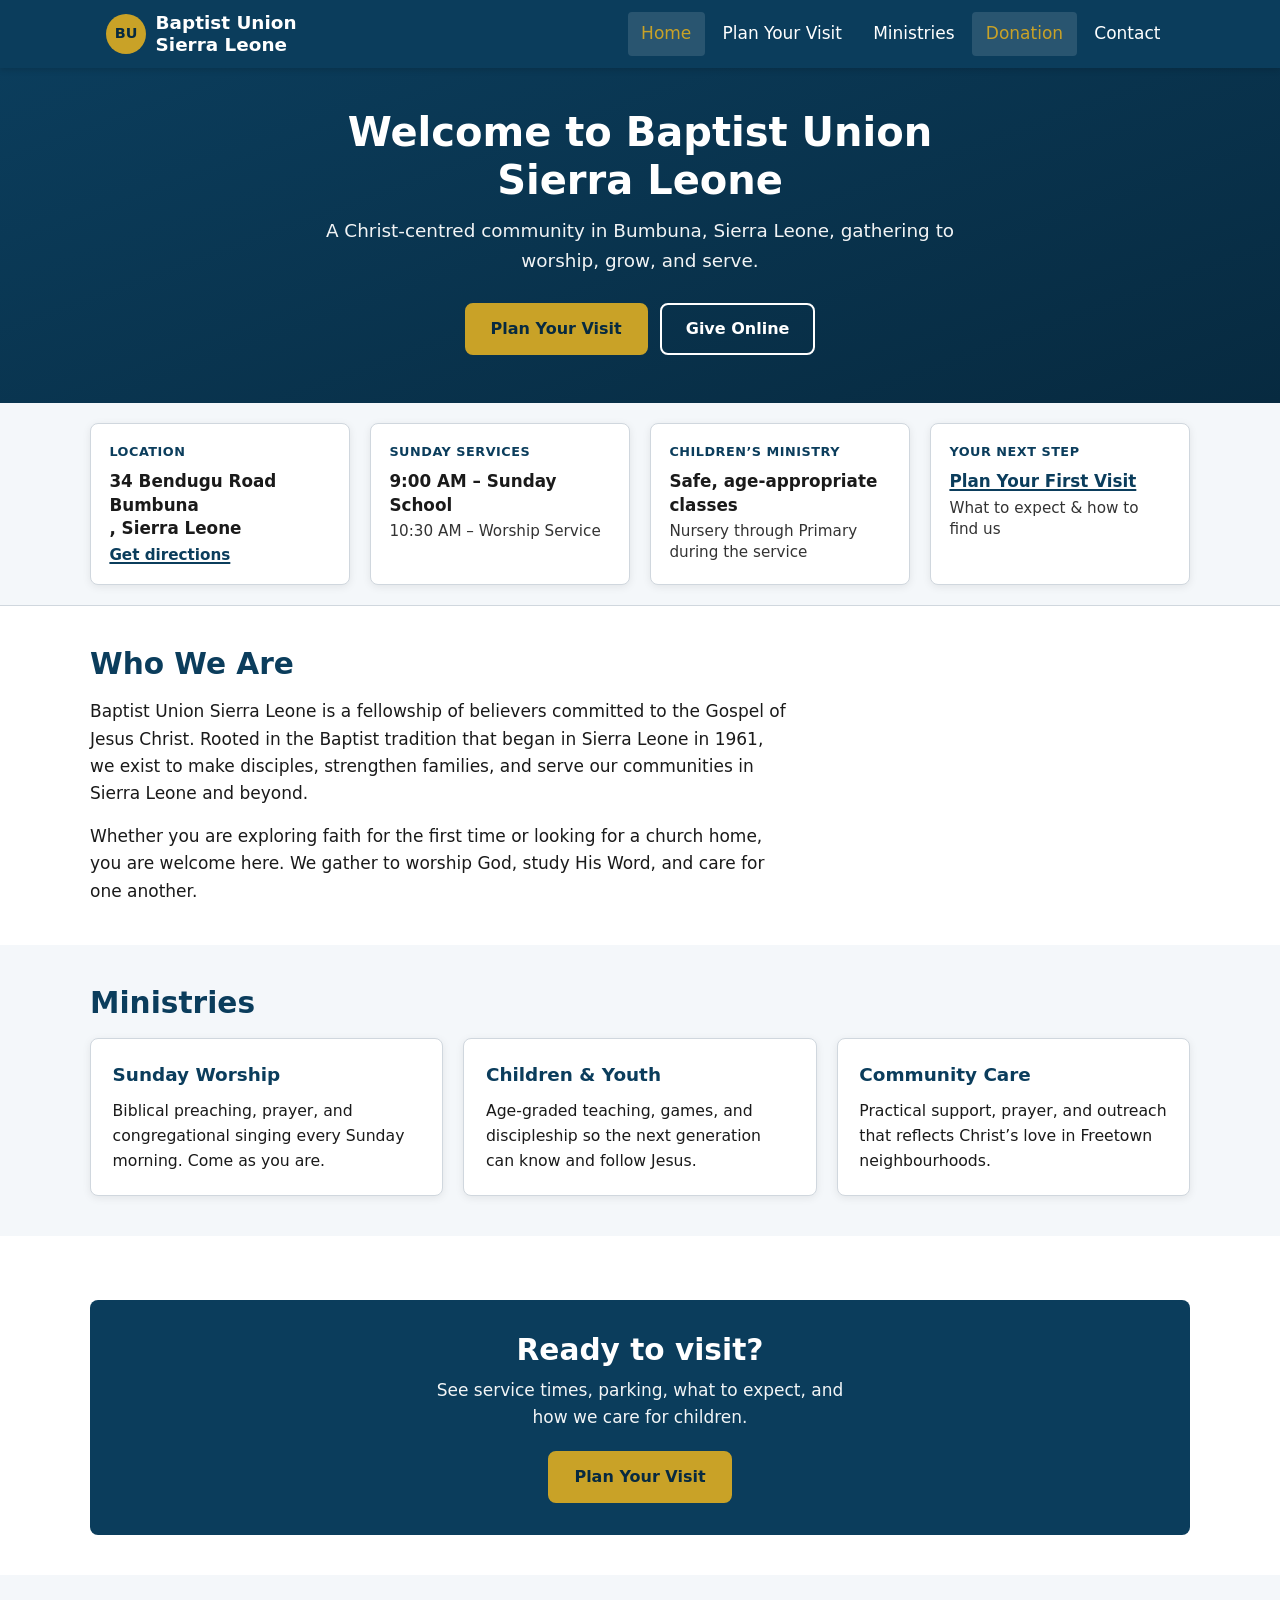
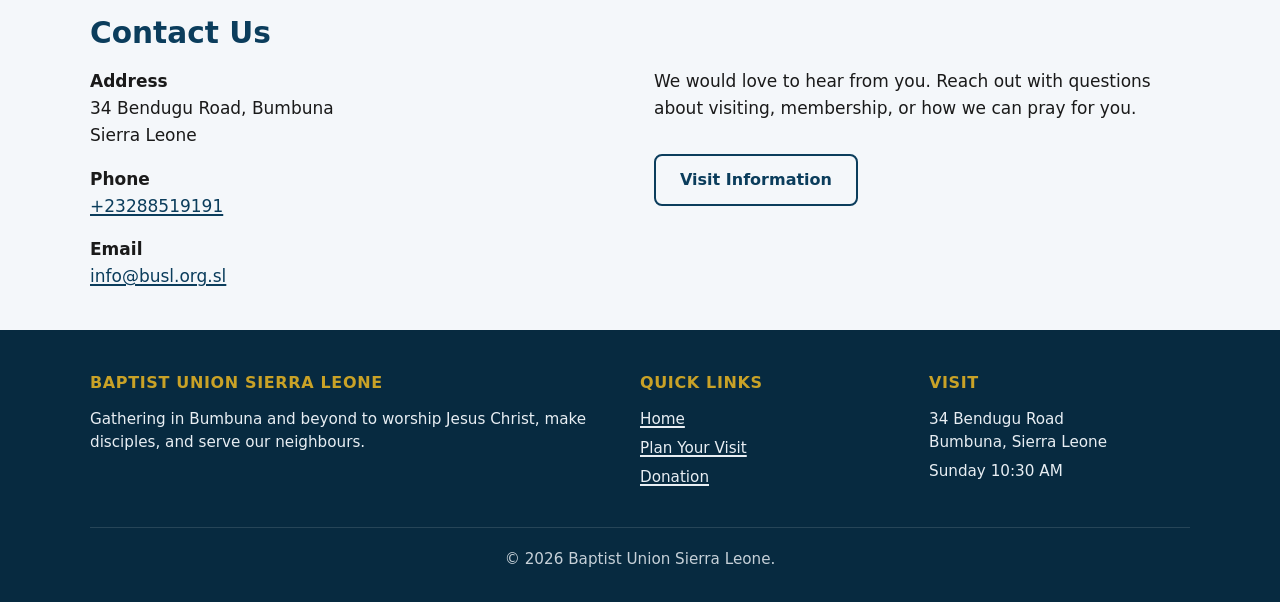
<file: index.html>
<!DOCTYPE html>
<html lang="en">
<head>
  <meta charset="UTF-8">
  <meta name="viewport" content="width=device-width, initial-scale=1">
  <meta name="description" content="Baptist Union Sierra Leone – Welcome to our church family in Bumbuna. Join us for Sunday worship, children's ministry, and community.">
  <title>Baptist Union Sierra Leone | Freetown</title>
  <link rel="stylesheet" href="styles.css">
</head>
<body>
  <a class="skip-link" href="#main-content">Skip to main content</a>

  <header class="site-header">
    <div class="header-inner">
      <a class="logo" href="index.html">
        <span class="logo-mark" aria-hidden="true">BU</span>
        <span>Baptist Union<br>Sierra Leone</span>
      </a>
      <button class="nav-toggle" type="button" aria-expanded="false" aria-controls="main-nav" id="nav-toggle">
        Menu
      </button>
      <nav class="main-nav" id="main-nav" aria-label="Main">
        <ul>
          <li><a href="index.html" aria-current="page">Home</a></li>
          <li><a href="plan-your-visit.html">Plan Your Visit</a></li>
          <li><a href="#ministries">Ministries</a></li>
           <li><a href="donate.html" aria-current="page">Donation</a></li>
          <li><a href="#contact">Contact</a></li>
        </ul>
      </nav>
    </div>
  </header>

  <main id="main-content">
    <!-- Hero -->
    <section class="hero" aria-labelledby="hero-heading">
      <div class="hero-inner">
        <h1 id="hero-heading">      Welcome to Baptist Union Sierra Leone</h1>
        <p class="tagline">A Christ-centred community in Bumbuna, Sierra Leone, gathering to worship, grow, and serve.</p>
        <div class="hero-actions">
          <a class="btn btn-primary" href="plan-your-visit.html">Plan Your Visit</a>
          <a class="btn btn-secondary" href="https://www.busl.org.sl" rel="noopener noreferrer">Give Online</a>
        </div>
      </div>
    </section>

    <!-- Critical info for mobile: location, times, kids, next step -->
    <section class="key-info" aria-label="Essential visit information">
      <div class="key-info-grid">
        <article class="key-card">
          <h2>Location</h2>
          <p>34 Bendugu Road Bumbuna<br>, Sierra Leone</p>
          <p class="detail"><a href="https://maps.apple.com/place?address=Bendugu%20Road,%20Sierra%20Leone&coordinate=9.043435,-11.742332&name=Bendugu%20Road&map=transit">Get directions</a></p>
        </article>

        <article class="key-card">
          <h2>Sunday Services</h2>
          <p>9:00 AM – Sunday School</p>
          <p class="detail">10:30 AM – Worship Service</p>
        </article>

        <article class="key-card">
          <h2>Children’s Ministry</h2>
          <p>Safe, age-appropriate classes</p>
          <p class="detail">Nursery through Primary during the service</p>
        </article>

        <article class="key-card">
          <h2>Your Next Step</h2>
          <p><a href="plan-your-visit.html">Plan Your First Visit</a></p>
          <p class="detail">What to expect &amp; how to find us</p>
        </article>
      </div>
    </section>

    <!-- About -->
    <section class="section" aria-labelledby="about-heading">
      <div class="section-inner">
        <h2 id="about-heading">Who We Are</h2>
        <p>
          Baptist Union Sierra Leone is a fellowship of believers committed to the Gospel of Jesus Christ.
          Rooted in the Baptist tradition that began in Sierra Leone in 1961, we exist to make disciples,
          strengthen families, and serve our communities in Sierra Leone and beyond.
        </p>
        <p>
          Whether you are exploring faith for the first time or looking for a church home, you are welcome here.
          We gather to worship God, study His Word, and care for one another.
        </p>
      </div>
    </section>

    <!-- Ministries preview -->
    <section class="section section-alt" id="ministries" aria-labelledby="ministries-heading">
      <div class="section-inner">
        <h2 id="ministries-heading">Ministries</h2>
        <div class="card-grid three">
          <article class="card">
            <h3>Sunday Worship</h3>
            <p>Biblical preaching, prayer, and congregational singing every Sunday morning. Come as you are.</p>
          </article>
          <article class="card">
            <h3>Children &amp; Youth</h3>
            <p>Age-graded teaching, games, and discipleship so the next generation can know and follow Jesus.</p>
          </article>
          <article class="card">
            <h3>Community Care</h3>
            <p>Practical support, prayer, and outreach that reflects Christ’s love in Freetown neighbourhoods.</p>
          </article>
        </div>
      </div>
    </section>

    <!-- Primary next step callout -->
    <section class="section" aria-labelledby="next-heading">
      <div class="section-inner">
        <div class="next-step">
          <h2 id="next-heading">Ready to visit?</h2>
          <p>See service times, parking, what to expect, and how we care for children.</p>
          <a class="btn btn-primary" href="plan-your-visit.html">Plan Your Visit</a>
        </div>
      </div>
    </section>

    <!-- Contact teaser -->
    <section class="section section-alt" id="contact" aria-labelledby="contact-heading">
      <div class="section-inner">
        <h2 id="contact-heading">Contact Us</h2>
        <div class="split">
          <div>
            <p><strong>Address</strong><br>34 Bendugu Road, Bumbuna<br> Sierra Leone</p>
            <p><strong>Phone</strong><br><a href="tel:+23276402210">+23288519191</a></p>
            <p class="mb-0"><strong>Email</strong><br><a href="mailto:info@busl.org.sl">info@busl.org.sl</a></p>
          </div>
          <div>
            <p>We would love to hear from you. Reach out with questions about visiting, membership, or how we can pray for you.</p>
            <a class="btn btn-outline mt-1" href="plan-your-visit.html">Visit Information</a>
          </div>
        </div>
      </div>
    </section>
  </main>

  <footer class="site-footer">
    <div class="footer-inner">
      <div class="footer-grid">
        <div>
          <h2>Baptist Union Sierra Leone</h2>
          <p>Gathering in Bumbuna and beyond to worship Jesus Christ, make disciples, and serve our neighbours.</p>
        </div>
        <div>
          <h2>Quick Links</h2>
          <ul>
            <li><a href="index.html">Home</a></li>
            <li><a href="plan-your-visit.html">Plan Your Visit</a></li>
            <li><a href="https://www.busl.org.sl" rel="noopener noreferrer">Donation</a></li>
          </ul>
        </div>
        <div>
          <h2>Visit</h2>
          <p>34 Bendugu Road <br>Bumbuna, Sierra Leone</p>
          <p>Sunday 10:30 AM</p>
        </div>
      </div>
      <div class="footer-bottom">
        <p>&copy; 2026 Baptist Union Sierra Leone.</p>
      </div>
    </div>
  </footer>

  <script>
    (function () {
      var toggle = document.getElementById('nav-toggle');
      var nav = document.getElementById('main-nav');
      if (!toggle || !nav) return;

      toggle.addEventListener('click', function () {
        var open = toggle.getAttribute('aria-expanded') === 'true';
        toggle.setAttribute('aria-expanded', String(!open));
        nav.classList.toggle('is-open', !open);
      });

      // Close menu on Escape
      document.addEventListener('keydown', function (e) {
        if (e.key === 'Escape' && toggle.getAttribute('aria-expanded') === 'true') {
          toggle.setAttribute('aria-expanded', 'false');
          nav.classList.remove('is-open');
          toggle.focus();
        }
      });
    })();
  </script>
</body>
</html>
</file>
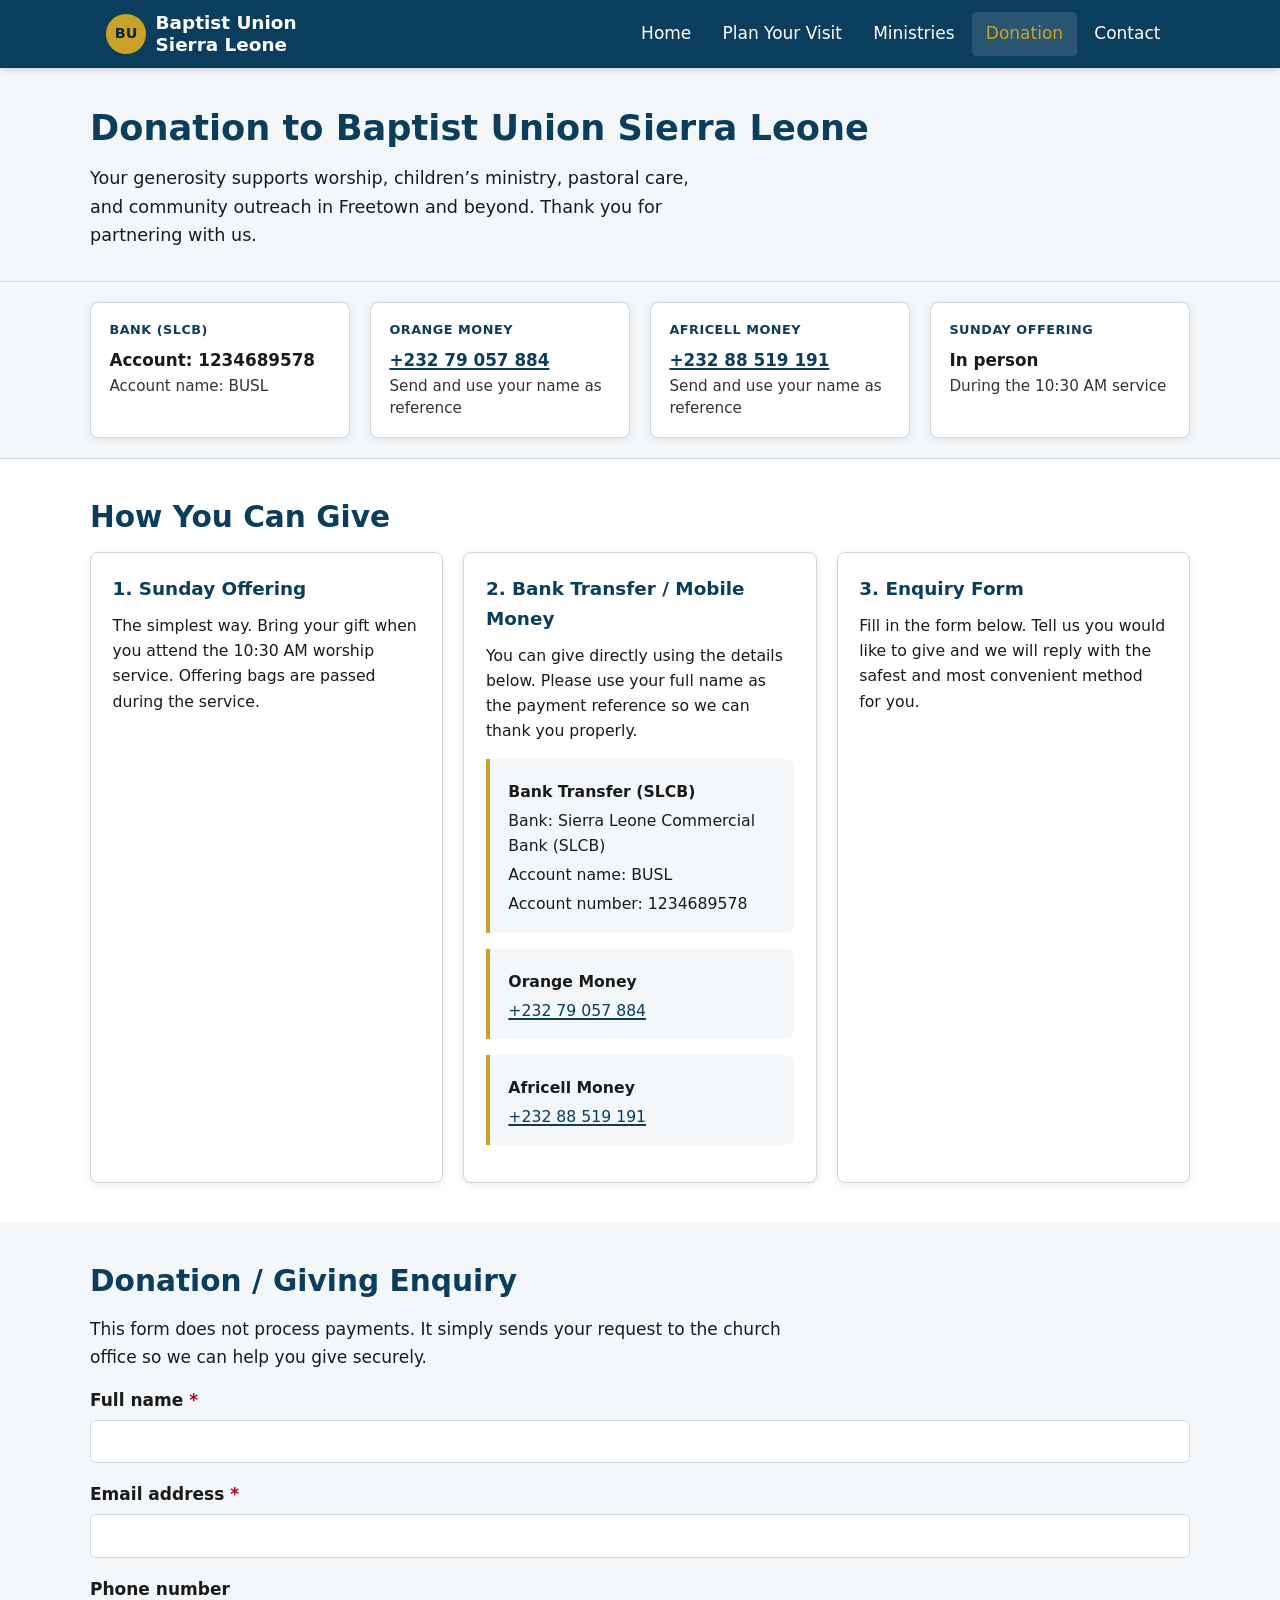
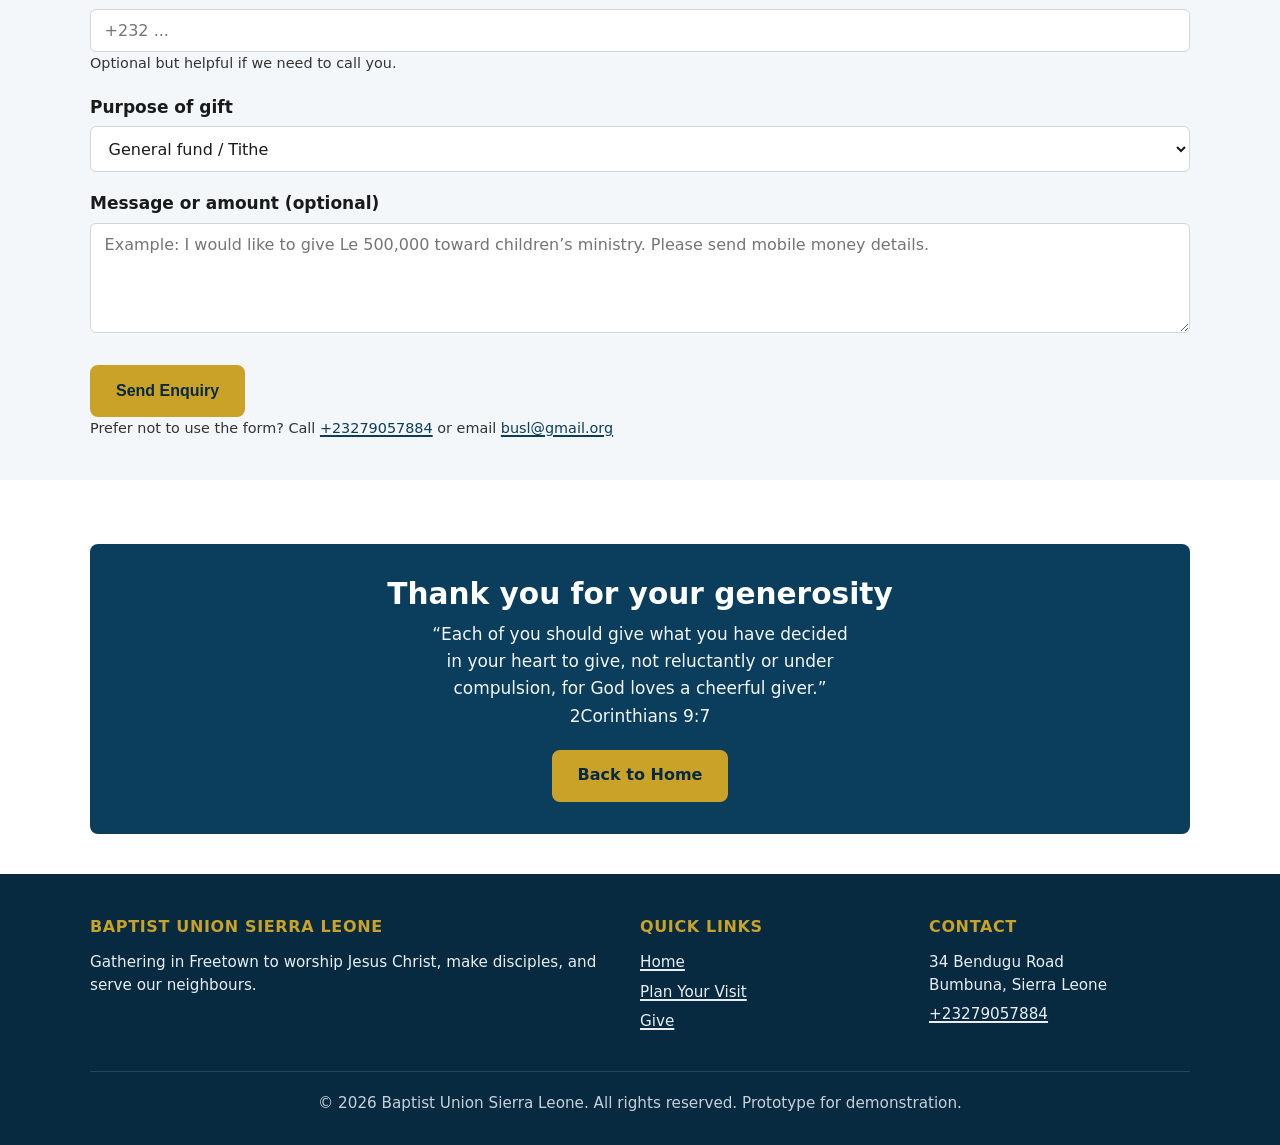
<file: donate.html>
<!DOCTYPE html>
<html lang="en">
<head>
  <meta charset="UTF-8">
  <meta name="viewport" content="width=device-width, initial-scale=1">
  <meta name="description" content="Support Baptist Union Sierra Leone through your gifts. Contact the church office or use the form below to give or request giving details.">
  <title>Give | Baptist Union Sierra Leone</title>
  <link rel="stylesheet" href="styles.css">
  <style>
    /* Page-specific additions */
    .donate-hero {
      background: var(--color-bg-alt);
      padding: 2rem 1rem;
      border-bottom: 1px solid var(--color-border);
    }
    .donate-hero h1 {
      margin: 0 0 0.5rem;
      font-size: clamp(1.6rem, 4vw, 2.2rem);
      color: var(--color-primary);
    }
    .donate-hero p {
      margin: 0;
      max-width: 55ch;
      font-size: 1.1rem;
    }
    .method-card {
      background: #fff;
      border: 1px solid var(--color-border);
      border-radius: var(--radius);
      padding: 1.35rem;
      box-shadow: var(--shadow);
      height: 100%;
    }
    .method-card h3 {
      margin: 0 0 0.6rem;
      font-size: 1.15rem;
      color: var(--color-primary);
    }
    .method-card p,
    .method-card li {
      margin: 0 0 0.5rem;
      font-size: 0.98rem;
    }
    .method-card ul {
      margin: 0.5rem 0 0;
      padding-left: 1.2rem;
    }
    .form-group {
      margin-bottom: 1.15rem;
    }
    .form-group label {
      display: block;
      font-weight: 600;
      margin-bottom: 0.35rem;
      color: var(--color-text);
    }
    .form-group input,
    .form-group select,
    .form-group textarea {
      width: 100%;
      padding: 0.7rem 0.85rem;
      font-size: 1rem;
      font-family: inherit;
      border: 1.5px solid var(--color-border);
      border-radius: 6px;
      background: #fff;
      color: var(--color-text);
    }
    .form-group input:focus,
    .form-group select:focus,
    .form-group textarea:focus {
      outline: 3px solid var(--color-accent);
      outline-offset: 1px;
      border-color: var(--color-primary);
    }
    .form-group textarea {
      min-height: 110px;
      resize: vertical;
    }
    .form-note {
      font-size: 0.9rem;
      color: var(--color-text-muted);
      margin-top: 0.35rem;
    }
    .required {
      color: #b00020;
    }
    .form-actions {
      margin-top: 1.5rem;
    }
    .bank-box {
      background: var(--color-bg-alt);
      border-left: 4px solid var(--color-accent);
      padding: 1rem 1.15rem;
      border-radius: 0 var(--radius) var(--radius) 0;
      margin: 1rem 0;
    }
    .bank-box p {
      margin: 0.25rem 0;
    }
    .success-message {
      display: none;
      background: #e8f5e9;
      border: 1px solid #a5d6a7;
      color: #1b5e20;
      padding: 1rem 1.15rem;
      border-radius: var(--radius);
      margin-bottom: 1.25rem;
      font-weight: 600;
    }
    .success-message.is-visible {
      display: block;
    }
  </style>
</head>
<body>
  <a class="skip-link" href="#main-content">Skip to main content</a>

  <header class="site-header">
    <div class="header-inner">
      <a class="logo" href="index.html">
        <span class="logo-mark" aria-hidden="true">BU</span>
        <span>Baptist Union<br>Sierra Leone</span>
      </a>
      <button class="nav-toggle" type="button" aria-expanded="false" aria-controls="main-nav" id="nav-toggle">
        Menu
      </button>
      <nav class="main-nav" id="main-nav" aria-label="Main">
        <ul>
          <li><a href="index.html">Home</a></li>
          <li><a href="plan-your-visit.html">Plan Your Visit</a></li>
          <li><a href="index.html#ministries">Ministries</a></li>
          <li><a href="donate.html" aria-current="page">Donation</a></li>
          <li><a href="index.html#contact">Contact</a></li>
        </ul>
      </nav>
    </div>
  </header>

  <main id="main-content">
    <section class="donate-hero" aria-labelledby="donate-heading">
      <div class="section-inner">
        <h1 id="donate-heading">Donation to Baptist Union Sierra Leone</h1>
        <p>Your generosity supports worship, children’s ministry, pastoral care, and community outreach in Freetown and beyond. Thank you for partnering with us.</p>
      </div>
    </section>

    <!-- Quick contact options – clear on mobile -->
    <section class="key-info" aria-label="Ways to give">
      <div class="key-info-grid">
        <article class="key-card">
          <h2>Bank (SLCB)</h2>
          <p>Account: 1234689578</p>
          <p class="detail">Account name: BUSL</p>
        </article>
        <article class="key-card">
          <h2>Orange Money</h2>
          <p><a href="tel:+23279057884">+232 79 057 884</a></p>
          <p class="detail">Send and use your name as reference</p>
        </article>
        <article class="key-card">
          <h2>Africell Money</h2>
          <p><a href="tel:+23288519191">+232 88 519 191</a></p>
          <p class="detail">Send and use your name as reference</p>
        </article>
        <article class="key-card">
          <h2>Sunday Offering</h2>
          <p>In person</p>
          <p class="detail">During the 10:30 AM service</p>
        </article>
      </div>
    </section>

    <section class="section" aria-labelledby="methods-heading">
      <div class="section-inner">
        <h2 id="methods-heading">How You Can Give</h2>
        <div class="card-grid three">
          <article class="method-card">
            <h3>1. Sunday Offering</h3>
            <p>The simplest way. Bring your gift when you attend the 10:30 AM worship service. Offering bags are passed during the service.</p>
          </article>
          <article class="method-card">
            <h3>2. Bank Transfer / Mobile Money</h3>
            <p>You can give directly using the details below. Please use your full name as the payment reference so we can thank you properly.</p>
            <div class="bank-box">
              <p><strong>Bank Transfer (SLCB)</strong></p>
              <p>Bank: Sierra Leone Commercial Bank (SLCB)</p>
              <p>Account name: BUSL</p>
              <p>Account number: 1234689578</p>
            </div>
            <div class="bank-box">
              <p><strong>Orange Money</strong></p>
              <p><a href="tel:+23279057884">+232 79 057 884</a></p>
            </div>
            <div class="bank-box">
              <p><strong>Africell Money</strong></p>
              <p><a href="tel:+23288519191">+232 88 519 191</a></p>
            </div>
          </article>
          <article class="method-card">
            <h3>3. Enquiry Form</h3>
            <p>Fill in the form below. Tell us you would like to give and we will reply with the safest and most convenient method for you.</p>
          </article>
        </div>
      </div>
    </section>

    <section class="section section-alt" id="enquiry-form" aria-labelledby="form-heading">
      <div class="section-inner">
        <h2 id="form-heading">Donation / Giving Enquiry</h2>
        <p>This form does not process payments. It simply sends your request to the church office so we can help you give securely.</p>

        <div class="success-message" id="form-success" role="status" aria-live="polite">
          Thank you. Your enquiry has been recorded. Please also call or email the office if your matter is urgent.
        </div>

        <form id="donation-form" action="#" method="post" novalidate>
          <div class="form-group">
            <label for="full-name">Full name <span class="required" aria-hidden="true">*</span></label>
            <input type="text" id="full-name" name="full-name" required autocomplete="name" aria-required="true">
          </div>

          <div class="form-group">
            <label for="email">Email address <span class="required" aria-hidden="true">*</span></label>
            <input type="email" id="email" name="email" required autocomplete="email" aria-required="true">
          </div>

          <div class="form-group">
            <label for="phone">Phone number</label>
            <input type="tel" id="phone" name="phone" autocomplete="tel" placeholder="+232 ...">
            <p class="form-note">Optional but helpful if we need to call you.</p>
          </div>

          <div class="form-group">
            <label for="purpose">Purpose of gift</label>
            <select id="purpose" name="purpose">
              <option value="general">General fund / Tithe</option>
              <option value="children">Children’s ministry</option>
              <option value="missions">Missions &amp; outreach</option>
              <option value="building">Building / facilities</option>
              <option value="other">Other (please specify below)</option>
            </select>
          </div>

          <div class="form-group">
            <label for="message">Message or amount (optional)</label>
            <textarea id="message" name="message" placeholder="Example: I would like to give Le 500,000 toward children’s ministry. Please send mobile money details."></textarea>
          </div>

          <div class="form-actions">
            <button type="submit" class="btn btn-primary">Send Enquiry</button>
          </div>
        </form>

        <p class="mt-2 form-note">
          Prefer not to use the form? Call <a href="tel:+23279057884">+23279057884</a> or email
          <a href="mailto:nonkokoroma@gmail.com?subject=Donation%20Enquiry">busl@gmail.org</a>
        </p>
      </div>
    </section>

    <section class="section" aria-labelledby="thanks-heading">
      <div class="section-inner">
        <div class="next-step">
          <h2 id="thanks-heading">Thank you for your generosity</h2>
          <p>“Each of you should give what you have decided in your heart to give, not reluctantly or under compulsion, for God loves a cheerful giver.”     2Corinthians 9:7</p>
          <a class="btn btn-primary" href="index.html">Back to Home</a>
        </div>
      </div>
    </section>
  </main>

  <footer class="site-footer">
    <div class="footer-inner">
      <div class="footer-grid">
        <div>
          <h2>Baptist Union Sierra Leone</h2>
          <p>Gathering in Freetown to worship Jesus Christ,
             make disciples, and serve our neighbours.</p>
        </div>
        <div>
          <h2>Quick Links</h2>
          <ul>
            <li><a href="index.html">Home</a></li>
            <li><a href="plan-your-visit.html">Plan Your Visit</a></li>
            <li><a href="donate.html">Give</a></li>
          </ul>
        </div>
        <div>
          <h2>Contact</h2>
          <p>34 Bendugu Road<br>Bumbuna, Sierra Leone</p>
          <p><a href="tel:+23279057884">+23279057884</a></p>
        </div>
      </div>
      <div class="footer-bottom">
        <p>&copy; 2026 Baptist Union Sierra Leone. All rights reserved. Prototype for demonstration.</p>
      </div>
    </div>
  </footer>

  <script>
    (function () {
      // Mobile nav
      var toggle = document.getElementById('nav-toggle');
      var nav = document.getElementById('main-nav');
      if (toggle && nav) {
        toggle.addEventListener('click', function () {
          var open = toggle.getAttribute('aria-expanded') === 'true';
          toggle.setAttribute('aria-expanded', String(!open));
          nav.classList.toggle('is-open', !open);
        });
        document.addEventListener('keydown', function (e) {
          if (e.key === 'Escape' && toggle.getAttribute('aria-expanded') === 'true') {
            toggle.setAttribute('aria-expanded', 'false');
            nav.classList.remove('is-open');
            toggle.focus();
          }
        });
      }

      // Simple form handling (prototype – no real backend)
      var form = document.getElementById('donation-form');
      var success = document.getElementById('form-success');
      if (form && success) {
        form.addEventListener('submit', function (e) {
          e.preventDefault();
          // Basic validation
          var name = document.getElementById('full-name');
          var email = document.getElementById('email');
          if (!name.value.trim() || !email.value.trim()) {
            alert('Please fill in your name and email address.');
            return;
          }
          // Show success message (in a real site this would send to a server)
          success.classList.add('is-visible');
          form.reset();
          success.focus();
          // Scroll to message
          success.scrollIntoView({ behavior: 'smooth', block: 'center' });
        });
      }
    })();
  </script>
</body>
</html>
</file>
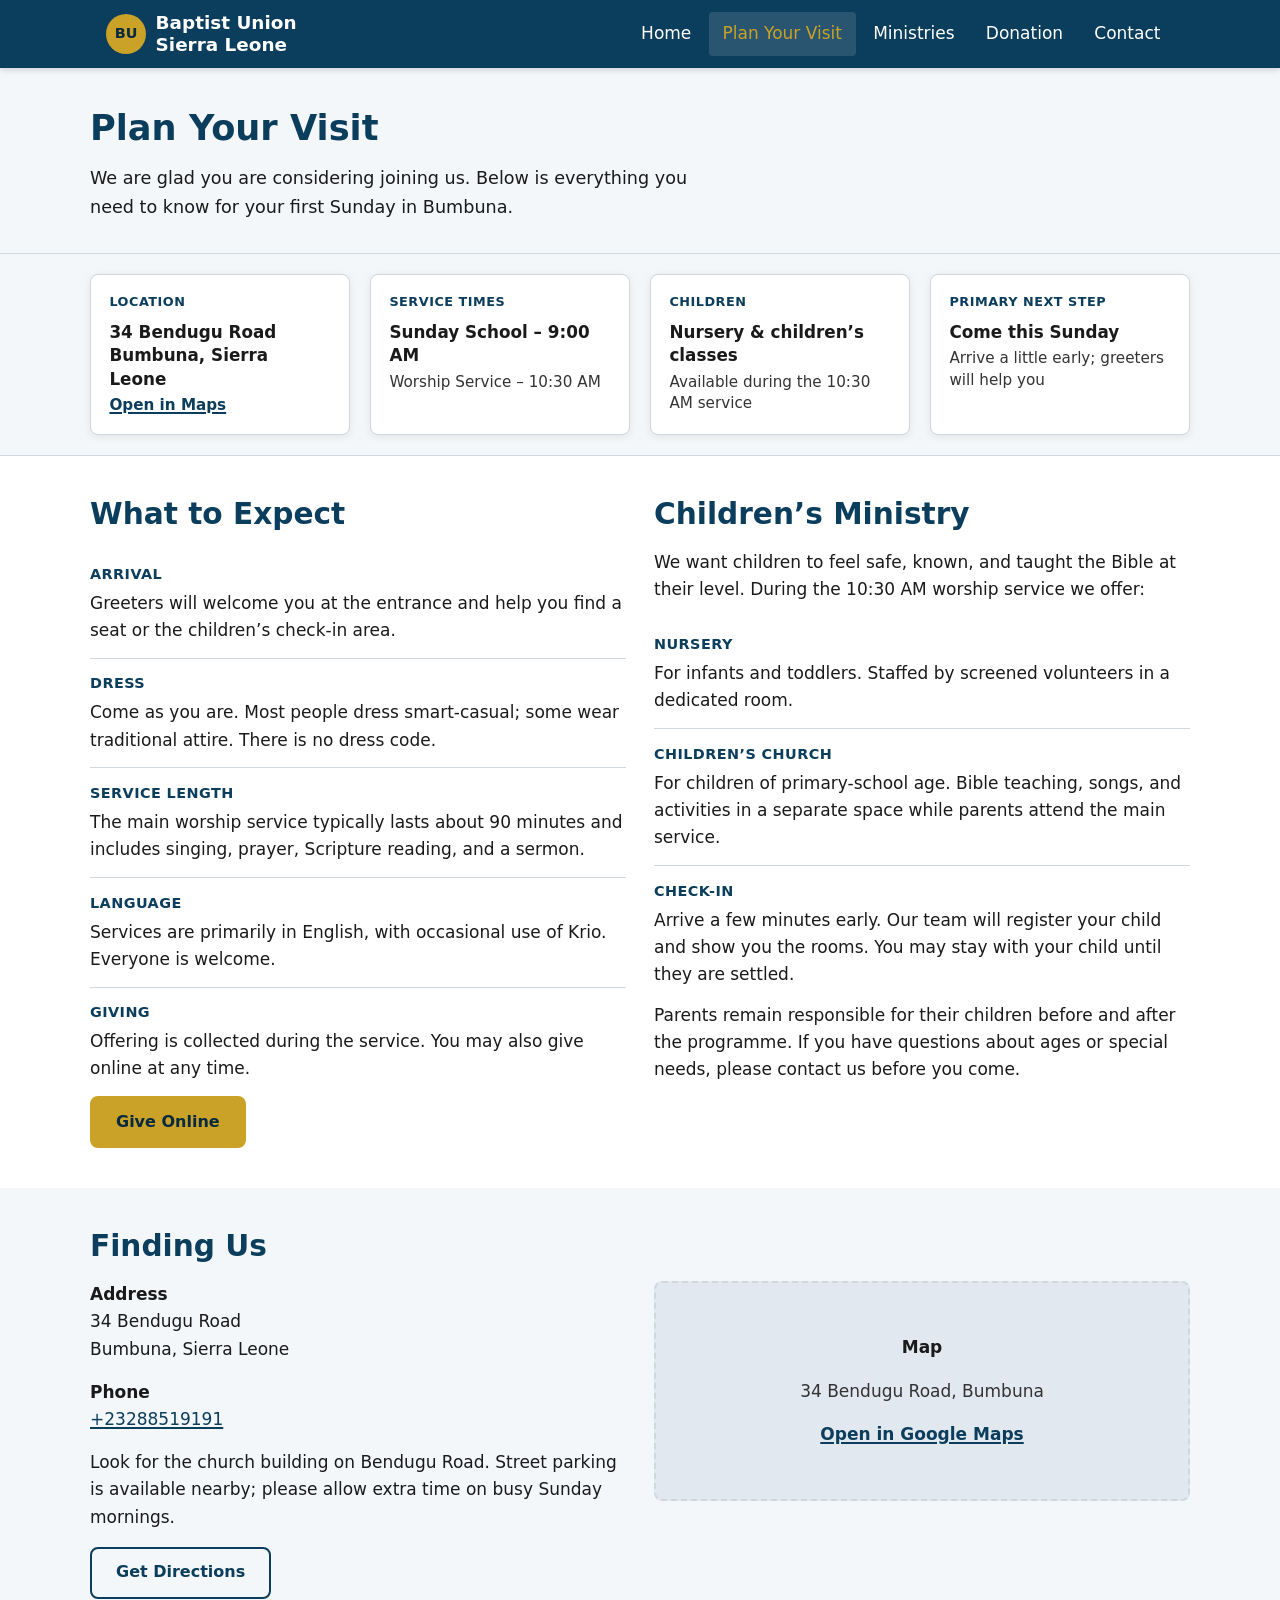
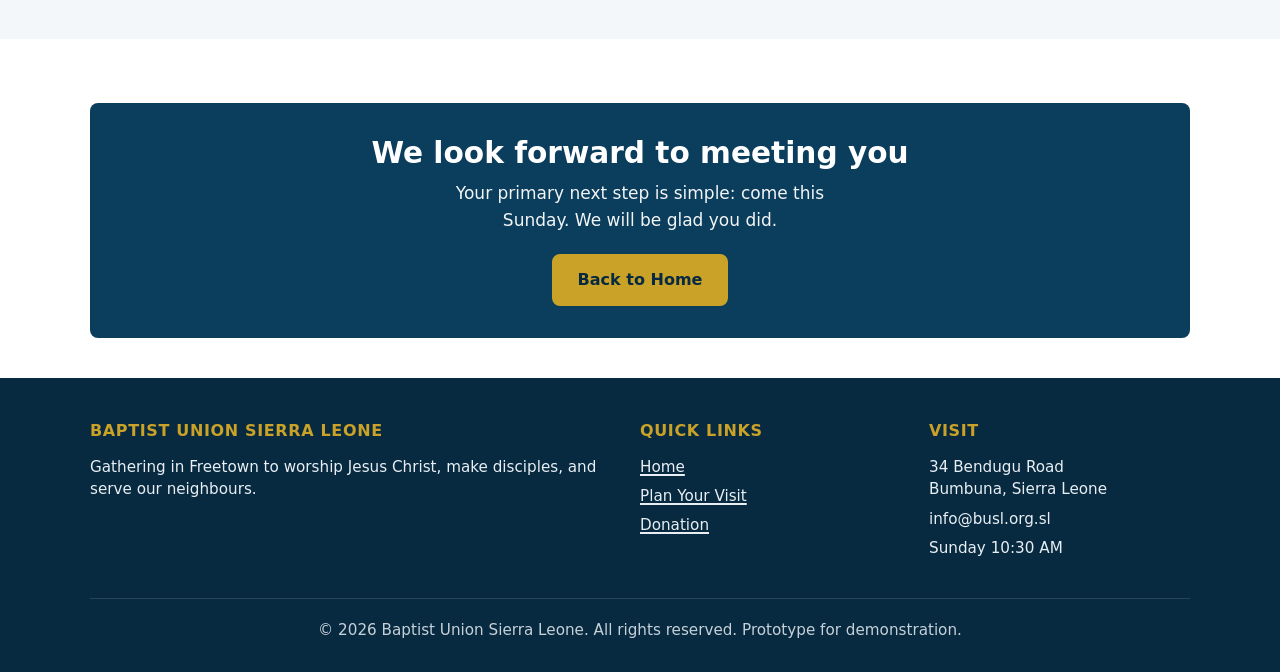
<file: plan-your-visit.html>
<!DOCTYPE html>
<html lang="en">
<head>
  <meta charset="UTF-8">
  <meta name="viewport" content="width=device-width, initial-scale=1">
  <meta name="description" content="Plan your visit to Baptist Union Sierra Leone in Freetown. Service times, location, children’s ministry, parking, and what to expect.">
  <title>Plan Your Visit | Baptist Union Sierra Leone</title>
  <link rel="stylesheet" href="styles.css">
</head>
<body>
  <a class="skip-link" href="#main-content">Skip to main content</a>

  <header class="site-header">
    <div class="header-inner">
      <a class="logo" href="index.html">
        <span class="logo-mark" aria-hidden="true">BU</span>
        <span>Baptist Union<br>Sierra Leone</span>
      </a>
      <button class="nav-toggle" type="button" aria-expanded="false" aria-controls="main-nav" id="nav-toggle">
        Menu
      </button>
      <nav class="main-nav" id="main-nav" aria-label="Main">
        <ul>
          <li><a href="index.html">Home</a></li>
          <li><a href="plan-your-visit.html" aria-current="page">Plan Your Visit</a></li>
          <li><a href="index.html#ministries">Ministries</a></li>
          <li><a href="donate.html">Donation</a></li>
          <!--<li><a href="https://www.busl.org.sl" rel="noopener noreferrer">Give Online</a></li> -->
          <li><a href="index.html#contact">Contact</a></li>
        </ul>
      </nav>
    </div>
  </header>

  <main id="main-content">
    <section class="visit-hero" aria-labelledby="visit-heading">
      <div class="section-inner">
        <h1 id="visit-heading">Plan Your Visit</h1>
        <p>We are glad you are considering joining us. Below is everything you need to know for your first Sunday in Bumbuna.</p>
      </div>
    </section>

    <!-- Mobile-critical info repeated at top -->
    <section class="key-info" aria-label="Quick visit facts">
      <div class="key-info-grid">
        <article class="key-card">
          <h2>Location</h2>
          <p>34 Bendugu Road<br>Bumbuna, Sierra Leone</p>
          <p class="detail"><a href= "https://maps.apple.com/place?address=Bendugu%20Road,%20Sierra%20Leone&coordinate=9.043435,-11.742332&name=Bendugu%20Road&map=transit">Open in Maps</a></p>
        </article>

        <article class="key-card">
          <h2>Service Times</h2>
          <p>Sunday School – 9:00 AM</p>
          <p class="detail">Worship Service – 10:30 AM</p>
        </article>

        <article class="key-card">
          <h2>Children</h2>
          <p>Nursery &amp; children’s classes</p>
          <p class="detail">Available during the 10:30 AM service</p>
        </article>

        <article class="key-card">
          <h2>Primary Next Step</h2>
          <p>Come this Sunday</p>
          <p class="detail">Arrive a little early; greeters will help you</p>
        </article>
      </div>
    </section>

    <section class="section" aria-labelledby="expect-heading">
      <div class="section-inner">
        <div class="split">
          <div>
            <h2 id="expect-heading">What to Expect</h2>
            <ul class="info-list">
              <li>
                <strong>Arrival</strong>
                <span>Greeters will welcome you at the entrance and help you find a seat or the children’s check-in area.</span>
              </li>
              <li>
                <strong>Dress</strong>
                <span>Come as you are. Most people dress smart-casual; some wear traditional attire. There is no dress code.</span>
              </li>
              <li>
                <strong>Service length</strong>
                <span>The main worship service typically lasts about 90 minutes and includes singing, prayer, Scripture reading, and a sermon.</span>
              </li>
              <li>
                <strong>Language</strong>
                <span>Services are primarily in English, with occasional use of Krio. Everyone is welcome.</span>
              </li>
              <li>
                <strong>Giving</strong>
                <span>Offering is collected during the service. You may also give online at any time.</span>
              </li>
            </ul>
            <p class="mt-2">
              <a class="btn btn-primary" href="https://www.busl.org.sl" rel="noopener noreferrer">Give Online</a>
            </p>
          </div>

          <div>
            <h2 id="children-heading">Children’s Ministry</h2>
            <p>
              We want children to feel safe, known, and taught the Bible at their level.
              During the 10:30 AM worship service we offer:
            </p>
            <ul class="info-list">
              <li>
                <strong>Nursery</strong>
                <span>For infants and toddlers. Staffed by screened volunteers in a dedicated room.</span>
              </li>
              <li>
                <strong>Children’s Church</strong>
                <span>For children of primary-school age. Bible teaching, songs, and activities in a separate space while parents attend the main service.</span>
              </li>
              <li>
                <strong>Check-in</strong>
                <span>Arrive a few minutes early. Our team will register your child and show you the rooms. You may stay with your child until they are settled.</span>
              </li>
            </ul>
            <p class="mt-1">
              Parents remain responsible for their children before and after the programme. If you have questions about ages or special needs, please contact us before you come.
            </p>
          </div>
        </div>
      </div>
    </section>

    <section class="section section-alt" aria-labelledby="location-heading">
      <div class="section-inner">
        <h2 id="location-heading">Finding Us</h2>
        <div class="split">
          <div>
            <p>
              <strong>Address</strong><br>
              34 Bendugu Road <br>
              Bumbuna, Sierra Leone<br>
            </p>
            <p>
              <strong>Phone</strong><br>
              <a href="tel:+23288515151">+23288519191</a>
            </p>
            <p>
              Look for the church building on Bendugu Road. Street parking is available nearby;
              please allow extra time on busy Sunday mornings.
            </p>
            <p>
              <a class="btn btn-outline" href="https://maps.apple.com/place?address=Bendugu%20Road,%20Sierra%20Leone&coordinate=9.043435,-11.742332&name=Bendugu%20Road&map=transit" rel="noopener noreferrer">
                Get Directions
              </a>
            </p>
          </div>
          <div>
            <div class="map-placeholder" role="img" aria-label="Map placeholder for 33 Garrison Street, Freetown">
              <div>
                <p class="text-strong mb-0">Map</p>
                <p class="mb-0">34 Bendugu Road, Bumbuna</p>
                <p class="mt-1 mb-0">
                  <a href="https://maps.apple.com/place?address=Bendugu%20Road,%20Sierra%20Leone&coordinate=9.043435,-11.742332&name=Bendugu%20Road&map=transit" rel="noopener noreferrer">
                    Open in Google Maps
                  </a>
                </p>
              </div>
            </div>
          </div>
        </div>
      </div>
    </section>

    <section class="section" aria-labelledby="ready-heading">
      <div class="section-inner">
        <div class="next-step">
          <h2 id="ready-heading">We look forward to meeting you</h2>
          <p>Your primary next step is simple: come this Sunday. We will be glad you did.</p>
          <a class="btn btn-primary" href="index.html">Back to Home</a>
        </div>
      </div>
    </section>
  </main>

  <footer class="site-footer">
    <div class="footer-inner">
      <div class="footer-grid">
        <div>
          <h2>Baptist Union Sierra Leone</h2>
          <p>Gathering in Freetown to worship Jesus Christ, make disciples, and serve our neighbours.</p>
        </div>
        <div>
          <h2>Quick Links</h2>
          <ul>
            <li><a href="index.html">Home</a></li>
            <li><a href="plan-your-visit.html">Plan Your Visit</a></li>
            <li><a href="https://www.busl.org.sl" rel="noopener noreferrer">Donation</a></li>
          </ul>
        </div>
        <div>
          <h2>Visit</h2>
          <p>34 Bendugu Road<br>Bumbuna, Sierra Leone</p>
           <p>info@busl.org.sl</p>
          <p>Sunday 10:30 AM</p>
        </div>
      </div>
      <div class="footer-bottom">
        <p>&copy; 2026 Baptist Union Sierra Leone. All rights reserved. Prototype for demonstration.</p>
      </div>
    </div>
  </footer>

  <script>
    (function () {
      var toggle = document.getElementById('nav-toggle');
      var nav = document.getElementById('main-nav');
      if (!toggle || !nav) return;

      toggle.addEventListener('click', function () {
        var open = toggle.getAttribute('aria-expanded') === 'true';
        toggle.setAttribute('aria-expanded', String(!open));
        nav.classList.toggle('is-open', !open);
      });

      document.addEventListener('keydown', function (e) {
        if (e.key === 'Escape' && toggle.getAttribute('aria-expanded') === 'true') {
          toggle.setAttribute('aria-expanded', 'false');
          nav.classList.remove('is-open');
          toggle.focus();
        }
      });
    })();
  </script>
</body>
</html>
</file>
<file: styles.css>
/* Baptist Union Sierra Leone – Prototype Styles
   Mobile-first, high-contrast, accessible */

:root {
  --color-primary: #0b3d5c; /* Deep navy */
  --color-primary-dark: #072a40;
  --color-accent: #c9a227; /* Gold */
  --color-accent-hover: #b08d1f;
  --color-bg: #ffffff;
  --color-bg-alt: #f4f7fa;
  --color-text: #1a1a1a;
  --color-text-muted: #333333;
  --color-border: #d0d7de;
  --color-success: #0d5c2e;
  --font-sans:
    system-ui, -apple-system, "Segoe UI", Roboto, "Helvetica Neue", Arial,
    sans-serif;
  --shadow: 0 2px 8px rgba(0, 0, 0, 0.08);
  --radius: 8px;
  --max-width: 1100px;
}

*,
*::before,
*::after {
  box-sizing: border-box;
}

html {
  scroll-behavior: smooth;
}

body {
  margin: 0;
  font-family: var(--font-sans);
  font-size: 1.0625rem;
  line-height: 1.6;
  color: var(--color-text);
  background: var(--color-bg);
  -webkit-font-smoothing: antialiased;
}

img {
  max-width: 100%;
  height: auto;
  display: block;
}

a {
  color: var(--color-primary);
  text-decoration-thickness: 1.5px;
  text-underline-offset: 2px;
}

a:hover,
a:focus-visible {
  color: var(--color-primary-dark);
}

a:focus-visible,
button:focus-visible,
.btn:focus-visible {
  outline: 3px solid var(--color-accent);
  outline-offset: 3px;
}

/* Skip link */
.skip-link {
  position: absolute;
  top: -100px;
  left: 1rem;
  background: var(--color-primary);
  color: #fff;
  padding: 0.75rem 1.25rem;
  z-index: 1000;
  border-radius: var(--radius);
  font-weight: 600;
}

.skip-link:focus {
  top: 1rem;
}

/* Header */
.site-header {
  background: var(--color-primary);
  color: #fff;
  position: sticky;
  top: 0;
  z-index: 100;
  box-shadow: 0 2px 6px rgba(0, 0, 0, 0.15);
}

.header-inner {
  max-width: var(--max-width);
  margin: 0 auto;
  padding: 0.75rem 1rem;
  display: flex;
  align-items: center;
  justify-content: space-between;
  gap: 1rem;
}

.logo {
  display: flex;
  align-items: center;
  gap: 0.6rem;
  color: #fff;
  text-decoration: none;
  font-weight: 700;
  font-size: 1.15rem;
  line-height: 1.2;
}

.logo:hover,
.logo:focus-visible {
  color: var(--color-accent);
}

.logo-mark {
  width: 40px;
  height: 40px;
  background: var(--color-accent);
  color: var(--color-primary-dark);
  border-radius: 50%;
  display: grid;
  place-items: center;
  font-weight: 800;
  font-size: 0.9rem;
  flex-shrink: 0;
}

/* Mobile nav toggle */
.nav-toggle {
  display: block;
  background: transparent;
  border: 2px solid #fff;
  color: #fff;
  padding: 0.4rem 0.7rem;
  border-radius: 4px;
  cursor: pointer;
  font-size: 1rem;
  font-weight: 600;
}

.nav-toggle[aria-expanded="true"] {
  background: var(--color-accent);
  color: var(--color-primary-dark);
  border-color: var(--color-accent);
}

.main-nav {
  display: none;
  position: absolute;
  top: 100%;
  left: 0;
  right: 0;
  background: var(--color-primary-dark);
  padding: 0.5rem 0;
}

.main-nav.is-open {
  display: block;
}

.main-nav ul {
  list-style: none;
  margin: 0;
  padding: 0;
}

.main-nav a {
  display: block;
  color: #fff;
  text-decoration: none;
  padding: 0.85rem 1.25rem;
  font-weight: 500;
  border-bottom: 1px solid rgba(255, 255, 255, 0.1);
}

.main-nav a:hover,
.main-nav a:focus-visible,
.main-nav a[aria-current="page"] {
  background: rgba(255, 255, 255, 0.12);
  color: var(--color-accent);
}

/* Desktop nav */
@media (min-width: 768px) {
  .nav-toggle {
    display: none;
  }

  .main-nav {
    display: block;
    position: static;
    background: transparent;
    padding: 0;
  }

  .main-nav ul {
    display: flex;
    gap: 0.25rem;
  }

  .main-nav a {
    border-bottom: none;
    padding: 0.5rem 0.85rem;
    border-radius: 4px;
  }
}

/* Buttons */
.btn {
  display: inline-block;
  padding: 0.85rem 1.5rem;
  font-size: 1rem;
  font-weight: 600;
  text-align: center;
  text-decoration: none;
  border-radius: var(--radius);
  border: 2px solid transparent;
  cursor: pointer;
  transition:
    background 0.15s,
    color 0.15s,
    border-color 0.15s;
  line-height: 1.3;
}

.btn-primary {
  background: var(--color-accent);
  color: var(--color-primary-dark);
  border-color: var(--color-accent);
}

.btn-primary:hover,
.btn-primary:focus-visible {
  background: var(--color-accent-hover);
  border-color: var(--color-accent-hover);
  color: var(--color-primary-dark);
}

.btn-secondary {
  background: transparent;
  color: #fff;
  border-color: #fff;
}

.btn-secondary:hover,
.btn-secondary:focus-visible {
  background: #fff;
  color: var(--color-primary);
}

.btn-outline {
  background: transparent;
  color: var(--color-primary);
  border-color: var(--color-primary);
}

.btn-outline:hover,
.btn-outline:focus-visible {
  background: var(--color-primary);
  color: #fff;
}

.btn-block {
  display: block;
  width: 100%;
}

/* Hero */
.hero {
  background: linear-gradient(
    160deg,
    var(--color-primary) 0%,
    var(--color-primary-dark) 100%
  );
  color: #fff;
  padding: 2.5rem 1rem 3rem;
  text-align: center;
}

.hero-inner {
  max-width: 700px;
  margin: 0 auto;
}

.hero h1 {
  margin: 0 0 0.75rem;
  font-size: clamp(1.75rem, 5vw, 2.5rem);
  line-height: 1.2;
  font-weight: 800;
}

.hero .tagline {
  margin: 0 0 1.75rem;
  font-size: 1.15rem;
  opacity: 0.95;
}

.hero-actions {
  display: flex;
  flex-direction: column;
  gap: 0.75rem;
  align-items: stretch;
}

@media (min-width: 480px) {
  .hero-actions {
    flex-direction: row;
    justify-content: center;
    align-items: center;
  }
}

/* Key info bar – critical for mobile */
.key-info {
  background: var(--color-bg-alt);
  border-bottom: 1px solid var(--color-border);
  padding: 1.25rem 1rem;
}

.key-info-grid {
  max-width: var(--max-width);
  margin: 0 auto;
  display: grid;
  gap: 1.25rem;
}

@media (min-width: 600px) {
  .key-info-grid {
    grid-template-columns: repeat(2, 1fr);
  }
}

@media (min-width: 900px) {
  .key-info-grid {
    grid-template-columns: repeat(4, 1fr);
  }
}

.key-card {
  background: #fff;
  border: 1px solid var(--color-border);
  border-radius: var(--radius);
  padding: 1.1rem 1.15rem;
  box-shadow: var(--shadow);
}

.key-card h2 {
  margin: 0 0 0.5rem;
  font-size: 0.8rem;
  text-transform: uppercase;
  letter-spacing: 0.04em;
  color: var(--color-primary);
  font-weight: 700;
}

.key-card p {
  margin: 0;
  font-size: 1.05rem;
  font-weight: 600;
  color: var(--color-text);
  line-height: 1.4;
}

.key-card .detail {
  font-weight: 400;
  font-size: 0.95rem;
  color: var(--color-text-muted);
  margin-top: 0.25rem;
}

.key-card a {
  font-weight: 600;
}

/* Sections */
.section {
  padding: 2.5rem 1rem;
}

.section-alt {
  background: var(--color-bg-alt);
}

.section-inner {
  max-width: var(--max-width);
  margin: 0 auto;
}

.section h2 {
  margin: 0 0 1rem;
  font-size: clamp(1.4rem, 3.5vw, 1.85rem);
  color: var(--color-primary);
  line-height: 1.25;
}

.section p {
  margin: 0 0 1rem;
  max-width: 65ch;
}

.section p:last-child {
  margin-bottom: 0;
}

/* Two-column layout */
.split {
  display: grid;
  gap: 1.75rem;
}

@media (min-width: 768px) {
  .split {
    grid-template-columns: 1fr 1fr;
    align-items: start;
  }
}

/* Cards */
.card-grid {
  display: grid;
  gap: 1.25rem;
}

@media (min-width: 600px) {
  .card-grid {
    grid-template-columns: repeat(2, 1fr);
  }
}

@media (min-width: 900px) {
  .card-grid.three {
    grid-template-columns: repeat(3, 1fr);
  }
}

.card {
  background: #fff;
  border: 1px solid var(--color-border);
  border-radius: var(--radius);
  padding: 1.35rem;
  box-shadow: var(--shadow);
}

.card h3 {
  margin: 0 0 0.5rem;
  font-size: 1.15rem;
  color: var(--color-primary);
}

.card p {
  margin: 0;
  font-size: 0.98rem;
}

/* Callout / next step */
.next-step {
  background: var(--color-primary);
  color: #fff;
  padding: 2rem 1.25rem;
  text-align: center;
  border-radius: var(--radius);
  margin-top: 1.5rem;
}

.next-step h2 {
  color: #fff;
  margin: 0 0 0.5rem;
}

.next-step p {
  margin: 0 0 1.25rem;
  opacity: 0.95;
  max-width: 40ch;
  margin-left: auto;
  margin-right: auto;
}

/* Footer */
.site-footer {
  background: var(--color-primary-dark);
  color: #e8eef3;
  padding: 2.5rem 1rem 1.5rem;
}

.footer-inner {
  max-width: var(--max-width);
  margin: 0 auto;
}

.footer-grid {
  display: grid;
  gap: 1.75rem;
  margin-bottom: 2rem;
}

@media (min-width: 600px) {
  .footer-grid {
    grid-template-columns: 2fr 1fr 1fr;
  }
}

.site-footer h2 {
  margin: 0 0 0.75rem;
  font-size: 1rem;
  color: var(--color-accent);
  text-transform: uppercase;
  letter-spacing: 0.04em;
}

.site-footer p,
.site-footer li {
  margin: 0 0 0.4rem;
  font-size: 0.95rem;
  line-height: 1.5;
}

.site-footer ul {
  list-style: none;
  margin: 0;
  padding: 0;
}

.site-footer a {
  color: #e8eef3;
}

.site-footer a:hover,
.site-footer a:focus-visible {
  color: var(--color-accent);
}

.footer-bottom {
  border-top: 1px solid rgba(255, 255, 255, 0.15);
  padding-top: 1.25rem;
  font-size: 0.875rem;
  text-align: center;
  opacity: 0.85;
}

/* Plan Your Visit specific */
.visit-hero {
  background: var(--color-bg-alt);
  padding: 2rem 1rem;
  border-bottom: 1px solid var(--color-border);
}

.visit-hero h1 {
  margin: 0 0 0.5rem;
  font-size: clamp(1.6rem, 4vw, 2.2rem);
  color: var(--color-primary);
}

.visit-hero p {
  margin: 0;
  max-width: 55ch;
  font-size: 1.1rem;
}

.info-list {
  list-style: none;
  margin: 0;
  padding: 0;
}

.info-list li {
  padding: 0.85rem 0;
  border-bottom: 1px solid var(--color-border);
  display: grid;
  gap: 0.25rem;
}

.info-list li:last-child {
  border-bottom: none;
}

.info-list strong {
  color: var(--color-primary);
  font-size: 0.9rem;
  text-transform: uppercase;
  letter-spacing: 0.03em;
}

/* Map placeholder */
.map-placeholder {
  background: #e2e8f0;
  border: 2px dashed var(--color-border);
  border-radius: var(--radius);
  min-height: 220px;
  display: grid;
  place-items: center;
  text-align: center;
  padding: 1.5rem;
  color: var(--color-text-muted);
}

.map-placeholder a {
  font-weight: 600;
}

/* Utility */
.sr-only {
  position: absolute;
  width: 1px;
  height: 1px;
  padding: 0;
  margin: -1px;
  overflow: hidden;
  clip: rect(0, 0, 0, 0);
  white-space: nowrap;
  border: 0;
}

.mt-1 {
  margin-top: 1rem;
}
.mt-2 {
  margin-top: 1.5rem;
}
.mb-0 {
  margin-bottom: 0;
}

/* High contrast text helpers */
.text-strong {
  font-weight: 700;
  color: var(--color-text);
}
</file>
